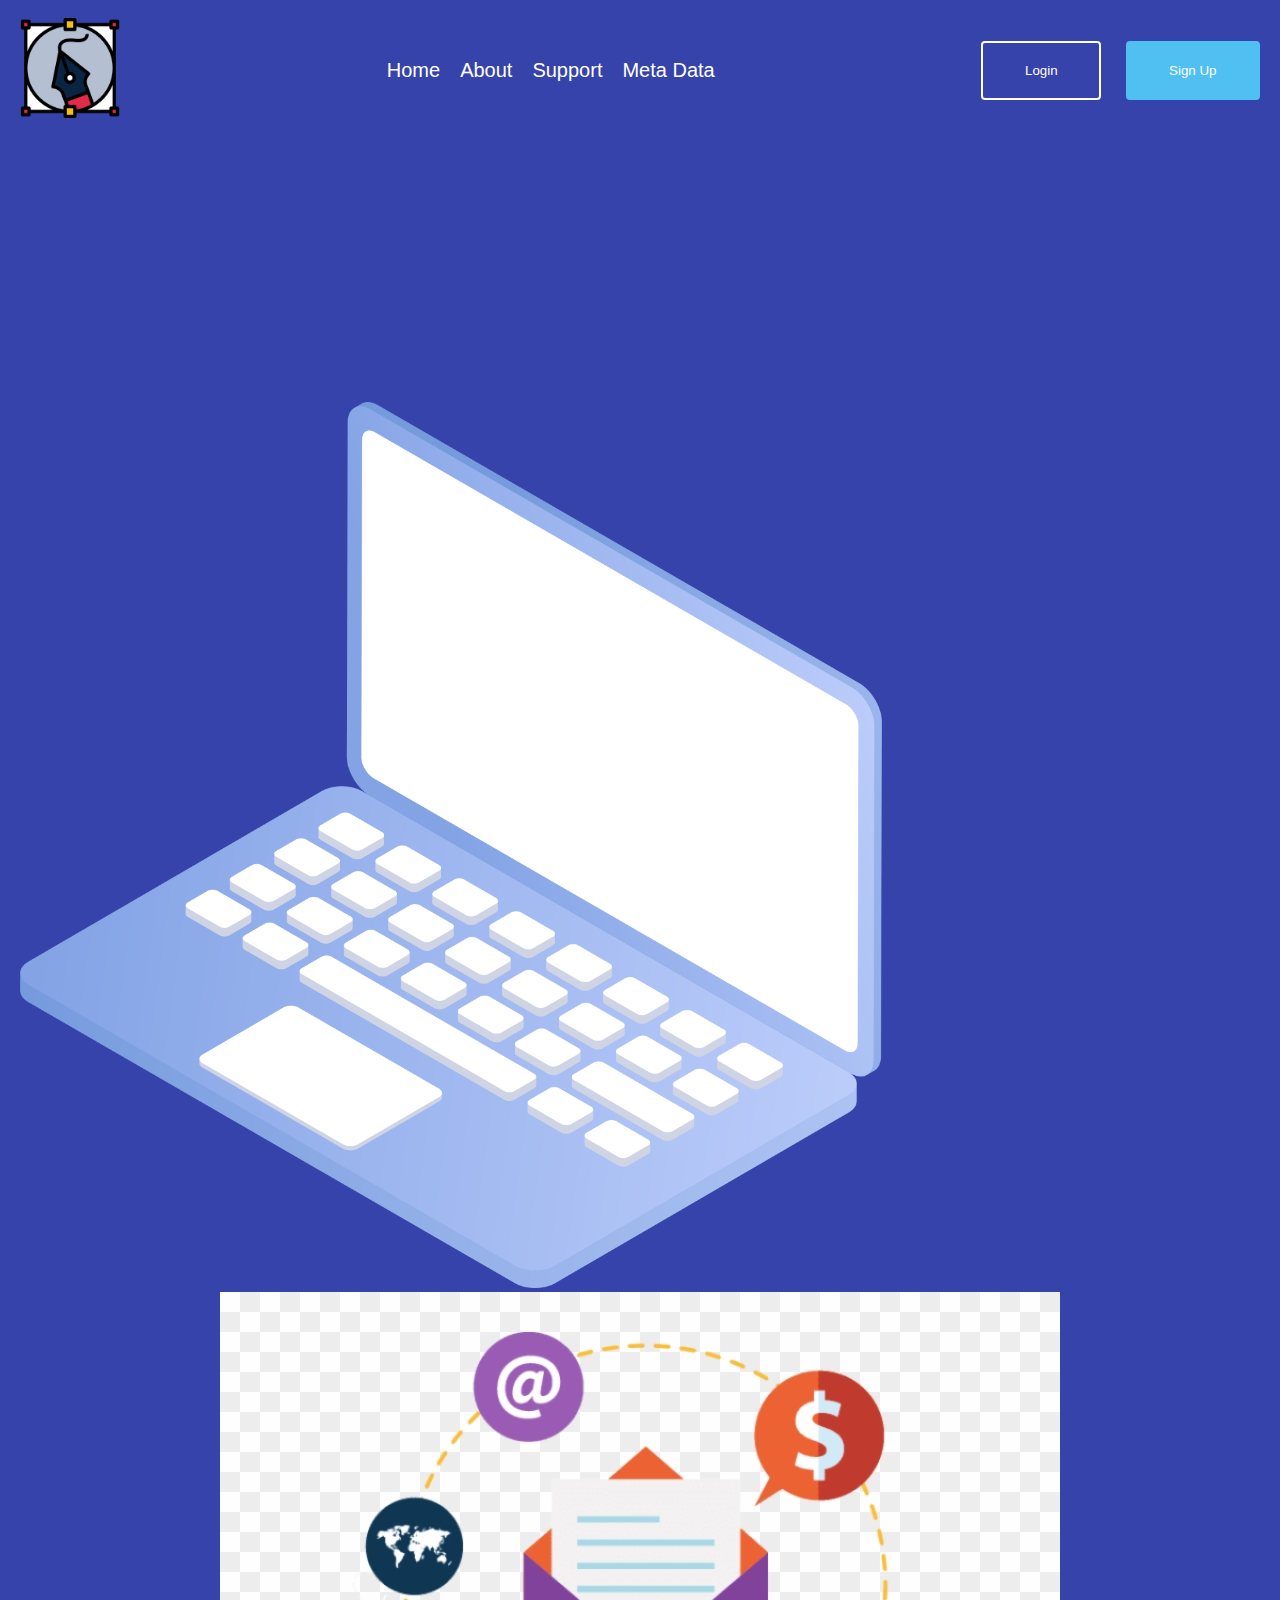
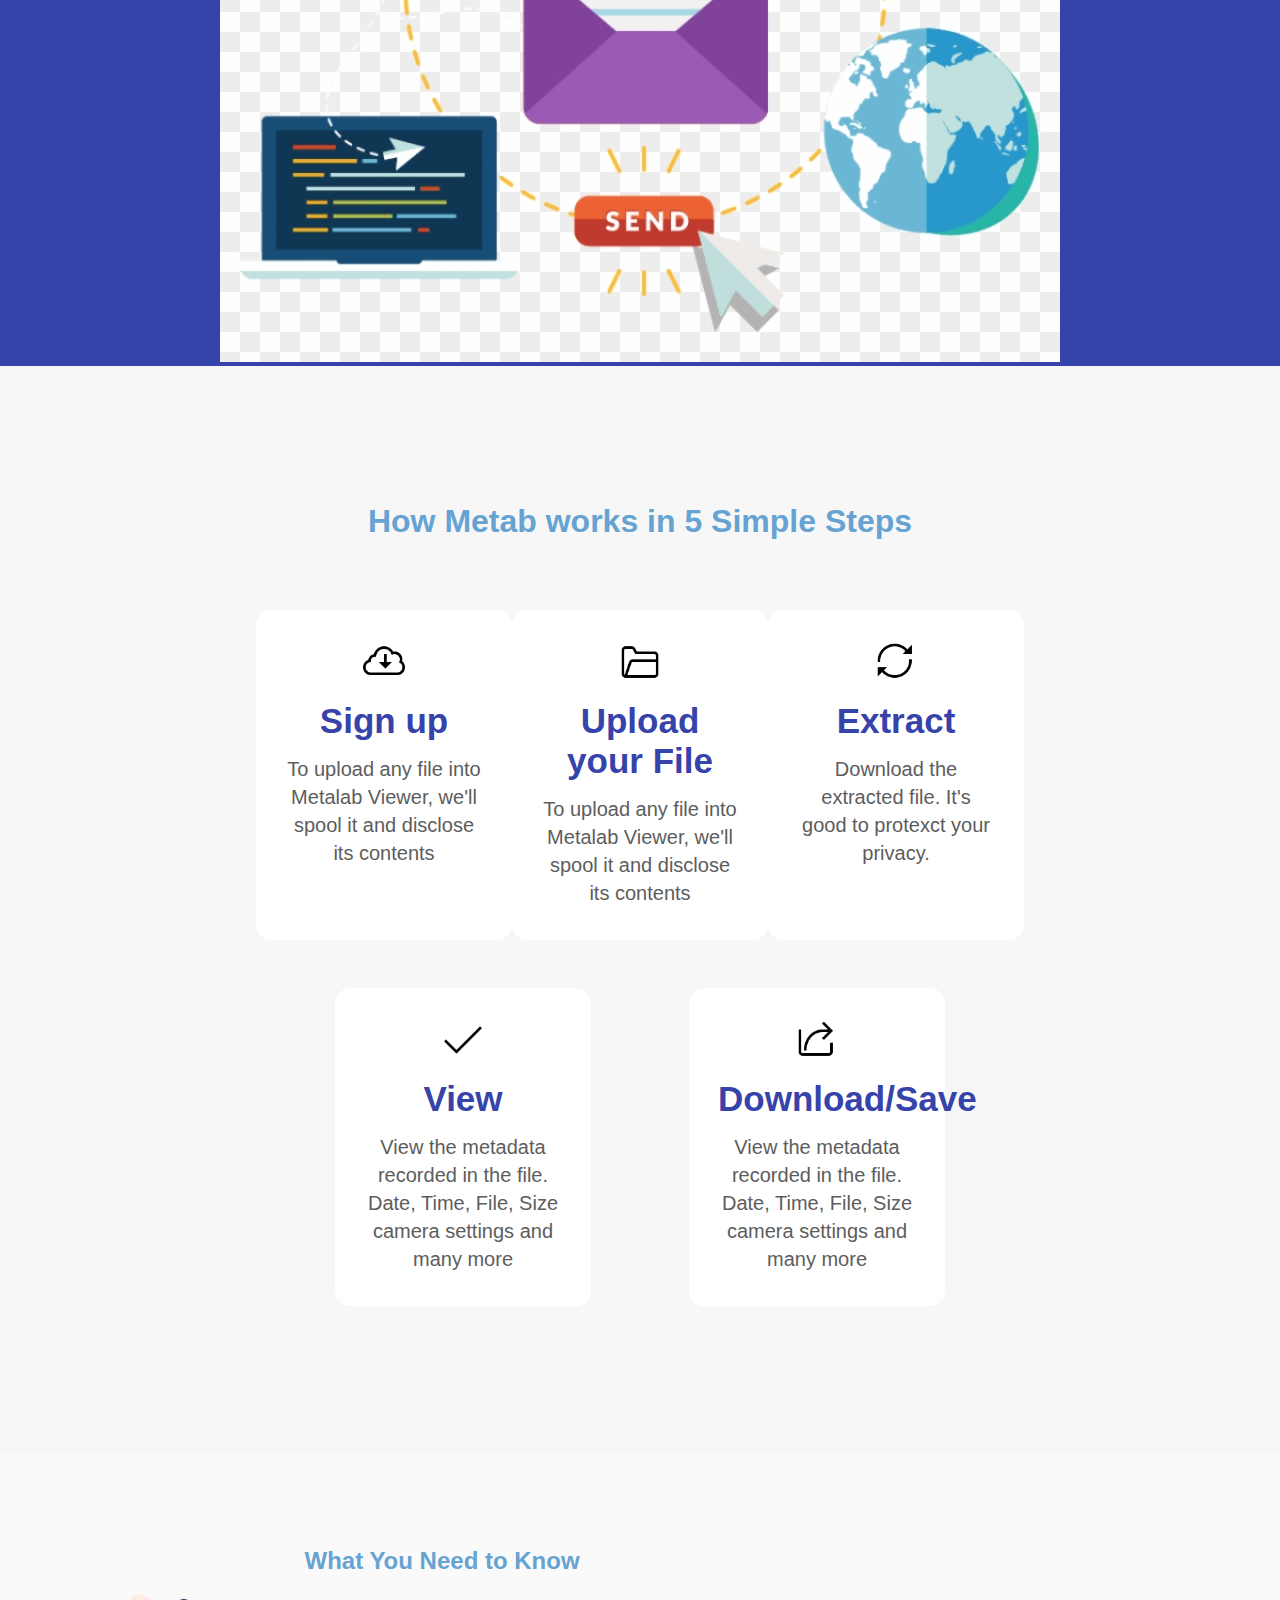
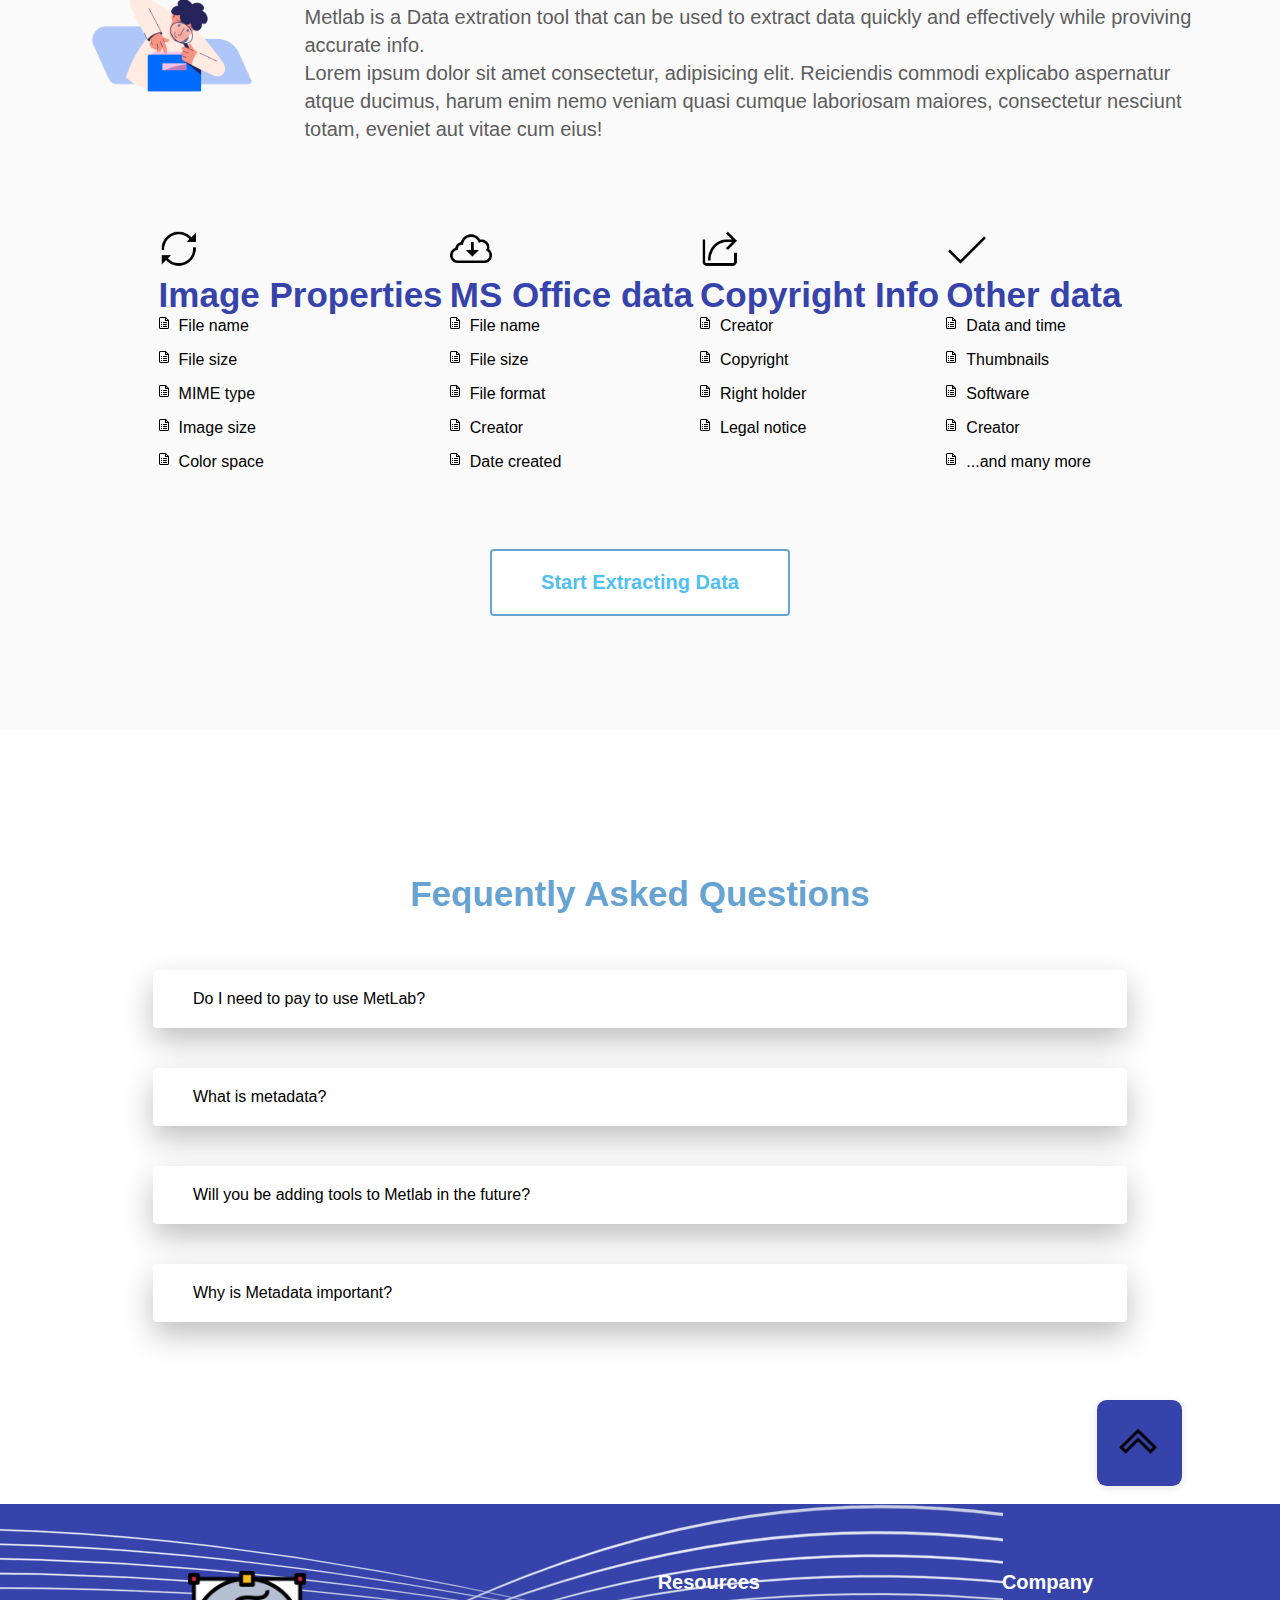
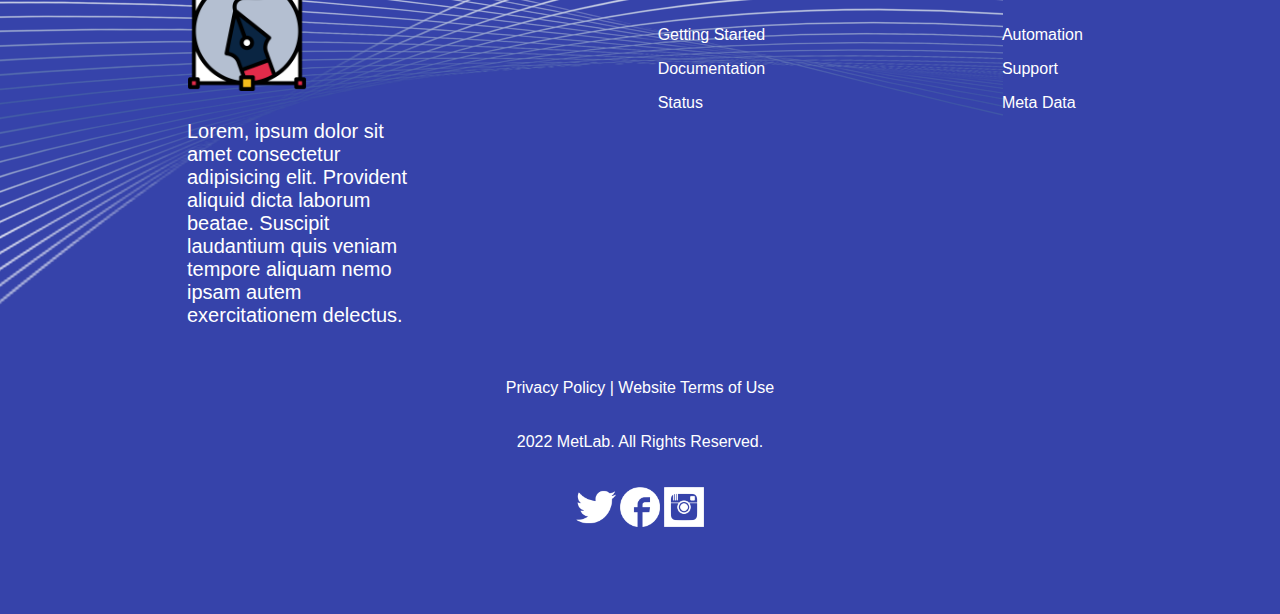
<file: homepage.html>
<!DOCTYPE html>
<html lang="en">
  <head>
    <meta charset="UTF-8" />
    <meta http-equiv="X-UA-Compatible" content="IE=edge" />
    <meta name="viewport" content="width=device-width, initial-scale=1.0" />
    <link rel="stylesheet" href="styles.css" />
    <title>Home Page</title>
  </head>
  <body>
    <div class="home" id="home">
      <div class="home_top_section">
        <nav class="navbar">
          <div>
            <img src="assets/logo-design.png" alt="" width="100" />
          </div>

          <ul class="nav_links">
            <li><a href="#">Home</a></li>
            <li><a href="#">About</a></li>
            <li><a href="#">Support</a></li>
            <li><a href="#">Meta Data</a></li>
          </ul>

          <div class="nav_buttons">
            <button>Login</button>
            <button>Sign Up</button>
          </div>
        </nav>

        <div class="hero_section">
          <div class="hero_content">
            <div class="intro_left"></div>
            <div class="intro_right">
              <img
                src="assets/vecteezy_computer-pc-desktop-computer-desktop-laptop-and-notebook_16715275_377.png"
                alt="laptop"
                width="862px"
              />
            </div>
          </div>
          <div class="hero_content_bottom">
            <img src="assets/main_hompage_bottom-email-marketing.png" alt="" />
          </div>
        </div>
      </div>

      <div class="how_it_works">
        <h2>How Metab works in 5 Simple Steps</h2>
        <div class="first_card_row">
          <div class="card">
            <div>
              <img
                src="assets/icons8-download-from-the-cloud-256.png"
                alt=""
                width="42"
              />
            </div>
            <h3>Sign up</h3>
            <p>
              To upload any file into Metalab Viewer, we'll spool it and
              disclose its contents
            </p>
          </div>
          <div class="card">
            <div>
              <img
                src="assets/icons8-opened-folder-256.png"
                alt=""
                width="42"
              />
            </div>
            <h3>Upload your File</h3>
            <p>
              To upload any file into Metalab Viewer, we'll spool it and
              disclose its contents
            </p>
          </div>
          <div class="card">
            <div>
              <img src="assets/icons8-synchronize-256.png" alt="" width="42" />
            </div>
            <h3>Extract</h3>
            <p>
              Download the extracted file. It's good to protexct your privacy.
            </p>
          </div>
        </div>
        <div class="second_card_row">
          <div class="card">
            <div>
              <img src="assets/icons8-done-256.png" alt="" width="42" />
            </div>
            <h3>View</h3>
            <p>
              View the metadata recorded in the file. Date, Time, File, Size
              camera settings and many more
            </p>
          </div>
          <div class="card">
            <div>
              <img src="assets/icons8-share-256.png" alt="" width="42" />
            </div>
            <h3>Download/Save</h3>
            <p>
              View the metadata recorded in the file. Date, Time, File, Size
              camera settings and many more
            </p>
          </div>
        </div>
      </div>
      <div class="user_info_section">
        <div class="user_info_section_top">
          <div class="user_info_section_top_left">
            <img
              src="assets/8159102_look_find_search_folder_icon.png"
              alt=""
              width="200"
            />
          </div>
          <div class="user_info_section_top_right">
            <div>
              <h3>What You Need to Know</h3>
              <p>
                Metlab is a Data extration tool that can be used to extract data
                quickly and effectively while proviving accurate info.
              </p>
              <p>
                Lorem ipsum dolor sit amet consectetur, adipisicing elit.
                Reiciendis commodi explicabo aspernatur atque ducimus, harum
                enim nemo veniam quasi cumque laboriosam maiores, consectetur
                nesciunt totam, eveniet aut vitae cum eius!
              </p>
            </div>
          </div>
        </div>
        <div class="user_info_section_bottom">
          <div class="first_card_row">
            <div class="card">
              <div>
                <img
                  src="assets/icons8-synchronize-256.png"
                  alt=""
                  width="42"
                />
              </div>
              <h3>Image Properties</h3>
              <ul class="card_list_container">
                <li>File name</li>
                <li>File size</li>
                <li>MIME type</li>
                <li>Image size</li>
                <li>Color space</li>
              </ul>
            </div>
            <div class="card">
              <div>
                <img
                  src="assets/icons8-download-from-the-cloud-256.png"
                  alt=""
                  width="42"
                />
              </div>
              <h3>MS Office data</h3>
              <ul class="card_list_container">
                <li>File name</li>
                <li>File size</li>
                <li>File format</li>
                <li>Creator</li>
                <li>Date created</li>
              </ul>
            </div>
            <div class="card">
              <div>
                <img src="assets/icons8-share-256.png" alt="" width="42" />
              </div>
              <h3>Copyright Info</h3>
              <ul class="card_list_container">
                <li>Creator</li>
                <li>Copyright</li>
                <li>Right holder</li>
                <li>Legal notice</li>
              </ul>
            </div>
            <div class="card">
              <div>
                <img src="assets/icons8-done-256.png" alt="" width="42" />
              </div>
              <h3>Other data</h3>
              <ul class="card_list_container">
                <li>Data and time</li>
                <li>Thumbnails</li>
                <li>Software</li>
                <li>Creator</li>
                <li>...and many more</li>
              </ul>
            </div>
          </div>
          <div class="button_div">
            <button>Start Extracting Data</button>
          </div>
        </div>
      </div>
      <div class="faq">
        <h3>Fequently Asked Questions</h3>
        <div class="details_container">
          <details>
            <summary>
              Do I need to pay to use MetLab?<i
                class="fa-solid fa-arrow-turn-up"
              ></i>
            </summary>
            <p>
              Lorem ipsum, dolor sit amet consectetur adipisicing elit. Porro,
              accusantium voluptatibus doloremque laborum enim modi deserunt,
              cum dolore iste blanditiis similique omnis quisquam totam
              molestias aspernatur ad aut non voluptate.
            </p>
          </details>
          <details>
            <summary>
              What is metadata?<i class="fa-solid fa-arrow-turn-up"></i>
            </summary>
            <p>
              Lorem ipsum, dolor sit amet consectetur adipisicing elit. Porro,
              accusantium voluptatibus doloremque laborum enim modi deserunt,
              cum dolore iste blanditiis similique omnis quisquam totam
              molestias aspernatur ad aut non voluptate.
            </p>
          </details>
          <details>
            <summary>
              Will you be adding tools to Metlab in the future?<i
                class="fa-solid fa-arrow-turn-up"
              ></i>
            </summary>
            <p>
              Lorem ipsum, dolor sit amet consectetur adipisicing elit. Porro,
              accusantium voluptatibus doloremque laborum enim modi deserunt,
              cum dolore iste blanditiis similique omnis quisquam totam
              molestias aspernatur ad aut non voluptate.
            </p>
          </details>
          <details>
            <summary>
              Why is Metadata important?<i
                class="fa-solid fa-arrow-turn-up"
              ></i>
            </summary>
            <p>
              Lorem ipsum, dolor sit amet consectetur adipisicing elit. Porro,
              accusantium voluptatibus doloremque laborum enim modi deserunt,
              cum dolore iste blanditiis similique omnis quisquam totam
              molestias aspernatur ad aut non voluptate.
            </p>
          </details>
        </div>

        <div class="home_link_container">
          <a class="home_link_div" href="#home">
            <img
              src="assets/icons8-chevron-up-96.png"
              alt="go_up"
              width="46.36"
            />
          </a>
        </div>
      </div>
      <div class="footer">
        <div class="footer_top_section">
          <div class="footer_left">
            <div>
              <img src="assets/logo-design.png" alt="metlab" width="120px" />
            </div>
            <p>
              Lorem, ipsum dolor sit amet consectetur adipisicing elit.
              Provident aliquid dicta laborum beatae. Suscipit laudantium quis
              veniam tempore aliquam nemo ipsam autem exercitationem delectus.
            </p>
          </div>
            <div class="resources">
              <h4>Resources</h4>
              <ul>
                <li><a href="#">Getting Started</a></li>
                <li><a href="#">Documentation</a></li>
                <li><a href="#">Status</a></li>
              </ul>
            </div>

            <div class="resources">
              <h4>Company</h4>
              <ul>
                <li><a href="#">Automation</a></li>
                <li><a href="#">Support</a></li>
                <li><a href="#">Meta Data</a></li>
              </ul>
            </div>
          
          </div>
          <div class="footer_bottom_section">
            <span>Privacy Policy | Website Terms of Use</span>
            <span>2022 MetLab. All Rights Reserved.</span>
            <div>
              <span
                ><a href="#"><img src="assets/twitter-256.png" alt="twitter" width="40"
              /></a></span>
              <span><a href="#"><img src="assets/facebook-7-256.png" alt="facebook" width="40"/></a></span>
              <span><a hre="#"><img src="assets/instagram-2-256.png" alt="instagram" width="40"/></a></span>
            </div>
          </div>
        </div>
    </div>
  </body>
</html>
</file>
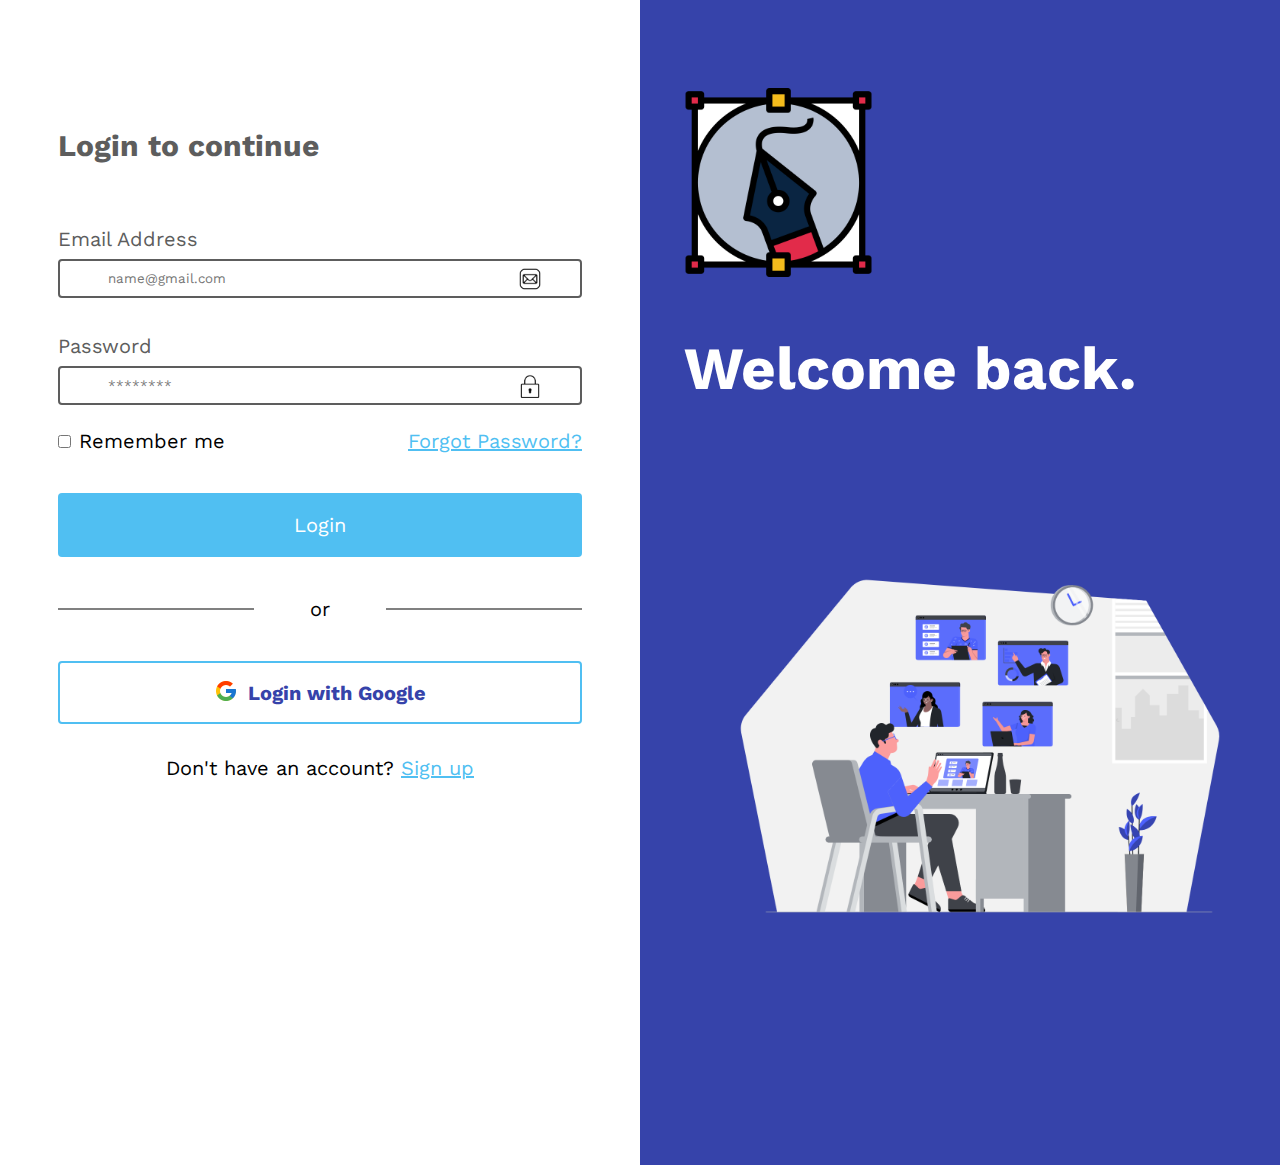
<file: login.html>
<!DOCTYPE html>
<html lang="en">
  <head>
    <meta charset="UTF-8" />
    <meta http-equiv="X-UA-Compatible" content="IE=edge" />
    <meta name="viewport" content="width=device-width, initial-scale=1.0" />
    <title>MetLab Web Design</title>

    <link rel="preconnect" href="https://fonts.googleapis.com">
    <link rel="preconnect" href="https://fonts.gstatic.com" crossorigin>
    <link href="https://fonts.googleapis.com/css2?family=Open+Sans:wght@400;700&family=Work+Sans:wght@400;700&display=swap" rel="stylesheet">
    <link rel="stylesheet" href="styles.css" />
  </head>

  <body>
    <main class="signup">
      <div class="signup_right_section">
        <div class="signup_right_content login_right_content">
          <h2>Login to continue</h2>

          <form action="">
            <div class="form_control">
              <label for="email">Email Address</label>
              <div class="input_div">
                <input
                  type="email"
                  name="email"
                  id="email"
                  placeholder="name@gmail.com"
                />
                <div class="icon_div">
                  <img
                    src="assets/icons8-mail-500.png"
                    alt="email-icon"
                    width="24px"
                  />
                </div>
              </div>
            </div>
          </form>

          <form action="">
            <div class="form_control">
              <label for="password">Password</label>
              <div class="input_div">
                <input
                  type="password"
                  name="password"
                  id="password"
                  placeholder="********"
                />
                <div class="icon_div">
                  <img
                    src="assets/icons8-lock-500.png"
                    alt="lock-icon"
                    width="24px"
                  />
                </div>
              </div>
            </div>

            <div class="forgot_password_container">
              <div class="remember_div">
                <div>
                  <input type="checkbox" name="remember" id="remember" />
                </div>
                <label for="remember">Remember me</label>
              </div>

              <a href="#">Forgot Password?</a>
            </div>

            <button><a href="homepage.html">Login</a></button>
          </form>
<div class="divider_container">
  <span class="divider"></span>
  <span>or</span>
  <span class="divider"></span>
</div>

<button class="google_btn">
  <span><img src="assets/icons8-google-48.png" alt="google_logo" width="24"></span>
  <span id="google_login_text">Login with Google</span>

</button>

          <p class="login_link center_align">
            Don't have an account? <a href="#">Sign up</a>
          </p>
        </div>
      </div>

      <div class="signup_left_section">
        <div><img src="assets/logo-design.png" alt="logo" width="189" /></div>
        <h1>Welcome back.</h1>
        <div>
          <img
            src="assets/virtual-office-boy.png"
            alt="man_on_desk"
            width="610"
          />
        </div>
      </div>
    </main>
  </body>
</html>
</file>
<file: styles.css>
*{
    padding: 0;
    margin: 0;
    box-sizing: border-box;
    font-family: 'Open Sans', sans-serif;
    font-family: 'Work Sans', sans-serif;
}


html{
    font-size: 16px;

}

.signup {
    display: grid;
    max-width: 1440px;
    margin: auto;
    grid-template-columns: 1fr 1fr;
    font-size: 20px;   
}

h3 {
    font-weight: 700;
    font-size: 35px;
}

.signup_left_section {
    background: #3643AA;
    padding-left: 6.9%;
    padding-top: 88px;
    padding-bottom: 182px;
}

.signup_left_section p {
    max-width: 521px;
    color: white;
    margin-top: 36px;
    margin-bottom: 100px;
}

.signup_right_section {
    padding-top: 128px;
    padding-bottom: 4.875rem;
}

.signup_right_section h2, .signup_right_section h1 {
    color: #5d5d5d;
}

.signup_right_section h1 {
    font-size: 2.5rem;
    margin-top: 6px;
    margin-bottom: 1rem;

}

.signup_right_section h2 {
    font-weight: 700;


}


.signup_right_content {
    max-width: 524px;
    margin: auto;
}

.signup_right_content form{
   display: flex;
   flex-direction: column;
   gap: 24px;
   margin-top: 36px;
   margin-bottom: 22px;
}

.signup_right_content form input{
    padding: 10px 80px 10px 48px;
    border: 2px solid #5d5d5d;
    border-radius: 4px;
    width: 100%;
}

.signup_right_content form button {
    background: #50bff2;
    border-radius: 4px;
    color: white;
    padding: 20px ;
    font-size: 20px;
    border: none;
    outline: none;
    margin-top: 16px;

}

.signup_right_content form button a {
    text-decoration: none;
    color: white;
}

.signup_right_content .form_control {
    display: flex;
    flex-direction: column;
    gap: 8px;
}

.signup_right_content .form_control {
    color:#5d5d5d;
}

.terms {
    color: #5d5d5d;
    padding: 10px;

}

.terms a, .login_link a {
    color:#50bff2;
}

.input_div {
    position: relative;
}

.icon_div {
    position: absolute;
    right: 40px;
    top: 20%;
    translate: (50%, -50%);
}

/* login styles */

.signup_left_section h1{
    font-weight: 700;
    font-size: 60px;
    line-height: 102px;
    color: white;
    margin-top: 36px;
    margin-bottom: 100px;

}

.login_right_content h2 {
    font-size: 30px;
    margin-bottom: 64px;
    font-weight: 700;

}

.forgot_password_container {
    display: flex;
    justify-content: space-between;

}

.remember_div {
 display: flex;
 gap: 8px;
}

.forgot_password_container a {
    color:#50bff2;
}

.center_align {
    text-align: center;
}

.divider_container {
    display: flex;
    justify-content: space-between;
    align-items: center;
    margin-top: 2.5rem;
    margin-bottom: 2.5rem;
}

.divider {
    width: 196px;
    height: 0px;
    border: 1px solid gray;
}


.google_btn {
    display: flex;
    justify-content: center;
    align-items: center;
    gap: 10px;
    border: 2px solid #50bff2;
    border-radius: 4px;
    padding-top: 16px;
    padding-bottom: 16px;
    width: 100%;
    background: white;
    margin-bottom: 2rem;

}

#google_login_text {
    color: #3643AA;
    font-weight: 700;
    font-size: 20px;
}


/* homepage styles  */
.home_top_section {
    background:#3643AA;
    padding-top: 18px;
}

.navbar {
    max-width: 1240px;
    margin: auto;
    display: flex;
    justify-content: space-between;
    align-items: center;


}

.nav_links {
    display: flex;
    gap: 20px; 
    align-items: center;
    list-style: none;
    
}

.nav_links a {
    color: white;
    font-size: 20px;
    text-decoration: none;
}

.nav_buttons button:first-of-type {
    border-radius: 4px;
    border: 2px solid white;
    padding: 20px 41.5px;
    color: white;
    background: transparent;
}

.nav_buttons button:last-of-type {
    border-radius: 4px;
    background: #50bff2;
    border: 2px solid #50bff2;
    padding: 20px 41.5px;
    color: white;
    margin-left: 20px;
}

.hero_section {
    margin-top: 130px;
}
.hero_content {
    max-width: 1240px;
    margin: auto;
}

.intro_left {
    max-width: 629px;
    color: white;
    font-size: 20px;
    padding-top: 150px;
}

.intro_left h1 {
    font-weight: 700;
    font-size: 55px;
    margin-bottom: 16px;
}

.intro_left p {
    margin-bottom: 53px;
}

.intro_left form {
    display: flex;
}

.hero_content_bottom {
    text-align: center;
}

.how_it_works {
    padding: 20%;
    padding-top: 137px;
    padding-bottom: 148px;
    background: #f7f7f7;
    text-align: center;
}

.how_it_works h2 {
     color: #66a3d2;
    font-size: 32px;
    font-weight: 700;
    margin-bottom: 70px;
}

.first_card_row {
    display: flex;
    justify-content: space-between;
    text-align: center;
}

.how_it_works .card, .user_info_section_bottom card{
    max-width: 256px;
    background: white;
    border: 1.5px solid white;
    border-radius: 15px;
    padding: 30px 28px 32px;
    display: flex;
    flex-direction: column;
    gap: 14px;
}

.how_it_works .card h3, .user_info_section_bottom h3{
    color:#3643AA;
}

.how_it_works .card p, .user_info_section_bottom .card p{
    line-height: 28px;
    text-align: center;
    color:#5d5d5d;
    font-size: 20px;
}

.second_card_row {
    display: flex;
    justify-content: center;
    gap: 98px;
    margin-top: 48px;

}

.user_info_section {
    background-color: #fafafa;
    padding: 89px 55px 114px;

}

.user_info_section_top {
    display: flex;
    justify-content: space-around;
    align-items: center;
}

.user_info_section_top_right {
    max-width: 904px;
}

.user_info_section_top_right h3 {
    color: #66a3d2;
    font-size: 24px;
    margin-bottom: 28px;
}

.user_info_section_top_right p {
    font-size: 20px;
    line-height: 28px;
    color: #5d5d5d;
}

.user_info_section_bottom {
    padding-left: 100px;
    padding-right: 100px;
}

.user_info_section_bottom button{
    border: 2px solid #66a3d2;
    border-radius: 4px;
    padding: 20px 49px;
    background-color: white;
    color:#50bff2;
    font-size: 20px;
    font-weight: 700;

}

.user_info_section_bottom .button_div {
text-align: center;
margin-top: 64px;
}


.user_info_section_bottom .first_card_row ul li{
    padding-bottom: 14px;

}

.user_info_section_bottom .first_card_row ul{
    list-style-image: url("assets/icons8-list-view-16.png");
    padding-left: 20px;
}

.user_info_section_bottom .first_card_row {
    text-align: left;
    justify-content: space-around;
    margin-top: 82px;
}


.faq {
    padding-top: 144px;
    padding-bottom: 18px;
    text-align: center;
}

.details_container {
    max-width: 974px;
    margin: auto;
    display: flex;
    flex-direction: column;
    gap: 40px;
    text-align: left;
    margin-bottom: 78px;
 
}

.faq h3{
    color:#66a3d2;
    margin-bottom: 56px;
}

details {
    background: white;
    padding: 20px 40px;
    box-shadow: 0px 13px 30px rgba(0, 0, 0, 0.25);
    border-radius: 4px;
    
}

details summary{
    display: flex;
    justify-content: space-between;
}
details p {
    padding-top: 10px;
}

details summary:hover {
    cursor: pointer;
}
details summary::-webkit-details-marker, details summary::marker{
    display: none;
    content: "";
}

.home_link_container {
    display: flex;
    justify-content: end;
    padding-right: 98px;
}

.home_link_div {
    background: #3643AA;
    padding: 20px;
    box-shadow: 0px 2px 10px rgba(36, 24, 24, 0.1);
    border-radius: 9.65909px;
    display: flex;
    justify-content: center;
    align-items: center;
    max-width: 85px;
}

.home_link_div:hover{
    cursor: pointer;
}

.footer{
    padding: 67px 187px 83px;
    background:#3643AA url(assets/line-png-transparent-1.png) no-repeat;
}


.footer_top_section {
    display: flex;
    justify-content: space-between;
    color: white;
    font-size: 20px;
}

.footer_left {
    max-width: 234px;
}

.footer_left p {
    margin-top: 24px;
}

.resources h4 {
    font-weight: 700;
    margin-bottom: 32px;
}

.resources ul {
    list-style: none;
    font-size: 1rem;
}

.resources ul li {
   padding-bottom: 1rem;
   font-size: 1rem;
}

.resources a {
    text-decoration: none;
    color: white;
}

.footer_bottom_section{
    margin-top: 52px;
    display: flex;
    flex-direction: column;
    gap: 36px;
    color: white;
    align-items: center;
}
</file>
